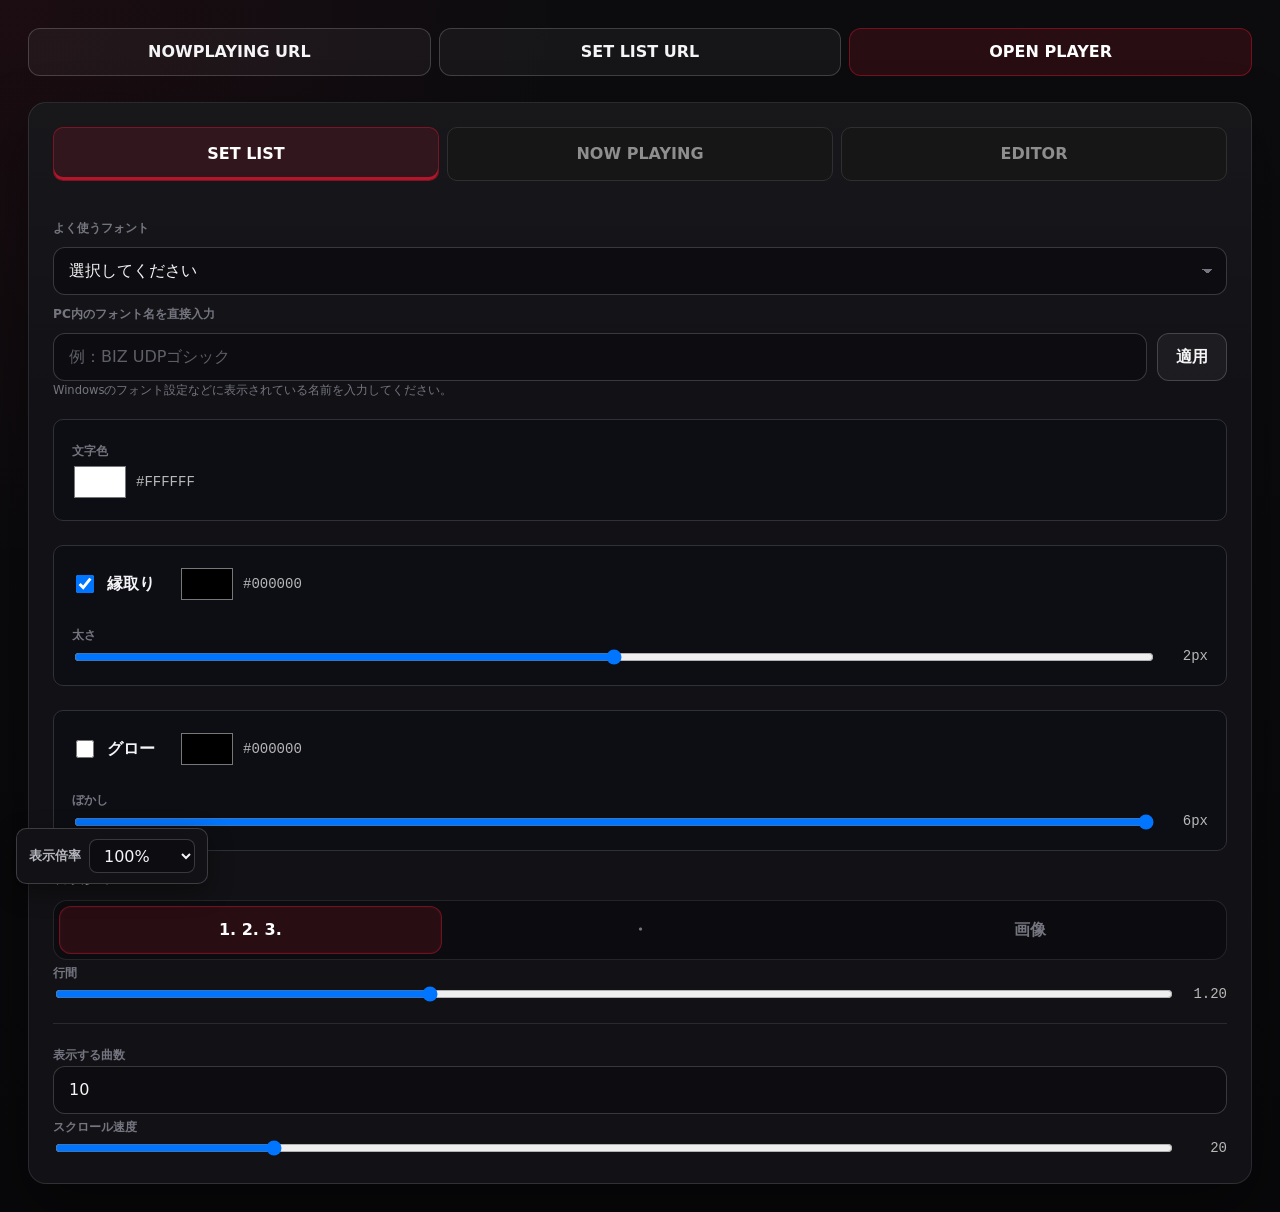
<file: index.html>
<!DOCTYPE html>
<html lang="ja">
<head>
  <meta charset="UTF-8" />
  <meta
    name="viewport"
    content="width=device-width, initial-scale=1.0"
  />

  <title>SET LIST TOOL</title>

  <link
    rel="stylesheet"
    href="./style.css?v=2"
  />

  <script
    src="./script.js?v=7"
    defer
  ></script>
</head>

<body>
  <main class="app">
    <header class="appHeader">

<div class="pageLinks settingsTabs">

  <button
    id="copyNowPlayingUrlButton"
    class="secondaryButton"
    type="button"
  >
    NOWPLAYING URL
  </button>

  <button
    id="copySetlistUrlButton"
    class="secondaryButton"
    type="button"
  >
    SET LIST URL
  </button>

<a
  id="playerPageLink"
  class="obsPageLink primaryButton"
    href="#"
    target="_blank"
    rel="noopener noreferrer"
  >
    OPEN PLAYER
  </a>

</div>

    </header>

    <section
      class="controlPanel controlPanelSingle"
      aria-labelledby="controlPanelTitle"
    >
    <!-- プレビュー -->

<div class="settingsTabs">

  <button
    id="setlistTabButton"
    class="settingsTab isActive"
    type="button"
  >
    SET LIST
  </button>

  <button
    id="nowPlayingTabButton"
    class="settingsTab"
    type="button"
  >
  NOW PLAYING
  </button>

  <button
  id="editorTabButton"
  class="settingsTab"
  type="button"
>
  EDITOR
</button>

</div>

  <div class="pageZoomControl">
    <label for="pageZoomSelect">
      表示倍率
    </label>

<select id="pageZoomSelect">
  <option value="0.1">10%</option>
  <option value="0.2">20%</option>
  <option value="0.3">30%</option>
  <option value="0.4">40%</option>
  <option value="0.5">50%</option>
  <option value="0.6">60%</option>
  <option value="0.7">70%</option>
  <option value="0.8">80%</option>
  <option value="0.9">90%</option>
  <option value="1" selected>100%</option>
</select>
  </div>

<div
  id="nowPlayingTab"
  class="settingsTabPanel"
  hidden
>

      <!-- Now Playing フォント -->


      
      <section
        class="controlGroup"
        aria-labelledby="nowPlayingFontTitle"
      >
        <div class="fontControls">
          <label
            class="fieldLabel"
            for="nowPlayingFontPreset"
          >
            よく使うフォント
          </label>

          <select
            id="nowPlayingFontPreset"
            class="selectInput"
          >
            <option value="">
              選択してください
            </option>

            <option value="Yu Gothic">
              游ゴシック
            </option>

            <option value="Yu Mincho">
              游明朝
            </option>

            <option value="Meiryo">
              メイリオ
            </option>

            <option value="MS Gothic">
              MS ゴシック
            </option>

            <option value="MS Mincho">
              MS 明朝
            </option>

            <option value="BIZ UDPGothic">
              BIZ UDPゴシック
            </option>

            <option value="BIZ UDPMincho">
              BIZ UDP明朝
            </option>

            <option value="Noto Sans JP">
              Noto Sans JP
            </option>

            <option value="Noto Serif JP">
              Noto Serif JP
            </option>
          </select>

          <label
            class="fieldLabel"
            for="nowPlayingFontInput"
          >
            PC内のフォント名を直接入力
          </label>

          <div class="fontInputRow">
            <input
              id="nowPlayingFontInput"
              class="textInput"
              type="text"
              placeholder="例：BIZ UDPゴシック"
              autocomplete="off"
              maxlength="100"
            />

            <button
              id="applyNowPlayingFontButton"
              class="secondaryButton"
              type="button"
            >
              適用
            </button>
          </div>
        </div>

        <div class="textDecorationGroup">
  <div class="controlGroupHeader">
    <h4>
      テキスト装飾
    </h4>
  </div>

<div class="decorationCard">
  <label
    class="fieldLabel"
    for="nowPlayingTextColor"
  >
    文字色
  </label>

  <div class="colorInputRow">
    <input
      id="nowPlayingTextColor"
      type="color"
      value="#ffffff"
      aria-label="Now Playingの文字色"
    />

    <span id="nowPlayingTextColorValue">
      #FFFFFF
    </span>
  </div>
</div>

<!-- 縁取りカード -->
<div class="decorationOption decorationCard">
  <div class="strokeHeader">
    <label class="toggleLabel">
      <input
        id="nowPlayingStrokeEnabled"
        type="checkbox"
        checked
      />

      <span>縁取り</span>
    </label>

    <div class="colorInputRow">
      <input
        id="nowPlayingStrokeColor"
        type="color"
        value="#000000"
        aria-label="Now Playingの縁取り色"
      />

      <span id="nowPlayingStrokeColorValue">
        #000000
      </span>
    </div>
  </div>

  <label
    class="fieldLabel"
    for="nowPlayingStrokeWidth"
  >
    太さ
  </label>

  <div class="rangeInputRow">
    <input
      id="nowPlayingStrokeWidth"
      type="range"
      min="0"
      max="4"
      step="0.25"
      value="2"
    />

    <span id="nowPlayingStrokeWidthValue">
      2px
    </span>
  </div>
</div>

<!-- シャドウカード -->
<div class="decorationOption decorationCard">
  <div class="shadowHeader">
    <label class="toggleLabel">
      <input
        id="nowPlayingShadowEnabled"
        type="checkbox"
      />

      <span>グロー</span>
    </label>

    <div class="colorInputRow">
      <input
        id="nowPlayingShadowColor"
        type="color"
        value="#000000"
        aria-label="Now Playingのシャドウ色"
      />

      <span id="nowPlayingShadowColorValue">
        #000000
      </span>
    </div>
  </div>

  <label
    class="fieldLabel"
    for="nowPlayingShadowBlur"
  >
    ぼかし
  </label>

  <div class="rangeInputRow">
    <input
      id="nowPlayingShadowBlur"
      type="range"
      min="0"
      max="6"
      step="0.25"
      value="6"
    />

    <span id="nowPlayingShadowBlurValue">
      6px
    </span>
  </div>
</div>

</div>

<div
  id="nowPlayingMarkerImageControls"
  class="markerImageControls"
>
  <input
    id="nowPlayingMarkerImageInput"
    class="fileInput"
    type="file"
    accept="image/png,image/jpeg,image/webp,image/gif"
    hidden
  />

  <button
    type="button"
    id="nowPlayingMarkerImageButton"
    class="secondaryButton markerImageButton"
  >
    🖼 Now Playingアイコンを選択
  </button>

  <p
    id="nowPlayingMarkerImageName"
    class="fieldHint"
  >
    未選択（PNG・JPEG・WebP・GIF対応）
  </p>
  
<button
  type="button"
  id="clearNowPlayingMarkerImageButton"
  class="secondaryButton"
>
  🗑 アイコンを削除
</button>
  
</div>

      </section>

      </div>

      <div
  id="setlistTab"
  class="settingsTabPanel"
>

      <!-- セットリスト フォント -->
<section
  class="controlGroup noBorder"
  aria-labelledby="setlistFontTitle"
>
        <div class="fontControls">
          <label
            class="fieldLabel"
            for="setlistFontPreset"
          >
            よく使うフォント
          </label>

          <select
            id="setlistFontPreset"
            class="selectInput"
          >
            <option value="">
              選択してください
            </option>

            <option value="Yu Gothic">
              游ゴシック
            </option>

            <option value="Yu Mincho">
              游明朝
            </option>

            <option value="Meiryo">
              メイリオ
            </option>

            <option value="MS Gothic">
              MS ゴシック
            </option>

            <option value="MS Mincho">
              MS 明朝
            </option>

            <option value="BIZ UDPGothic">
              BIZ UDPゴシック
            </option>

            <option value="BIZ UDPMincho">
              BIZ UDP明朝
            </option>

            <option value="Noto Sans JP">
              Noto Sans JP
            </option>

            <option value="Noto Serif JP">
              Noto Serif JP
            </option>
          </select>

          <label
            class="fieldLabel"
            for="setlistFontInput"
          >
            PC内のフォント名を直接入力
          </label>

          <div class="fontInputRow">
            <input
              id="setlistFontInput"
              class="textInput"
              type="text"
              placeholder="例：BIZ UDPゴシック"
              autocomplete="off"
              maxlength="100"
            />

            <button
              id="applySetlistFontButton"
              class="secondaryButton"
              type="button"
            >
              適用
            </button>
          </div>
        </div>

        <p class="helpText">
          Windowsのフォント設定などに表示されている名前を入力してください。
        </p>
      </section>

<!-- 文字色カード -->
<div class="decorationCard">
  <label
    class="fieldLabel"
    for="setlistTextColor"
  >
    文字色
  </label>

  <div class="colorInputRow">
    <input
      id="setlistTextColor"
      type="color"
      value="#ffffff"
      aria-label="セットリストの文字色"
    />

    <span id="setlistTextColorValue">
      #FFFFFF
    </span>
  </div>
</div>

<!-- 縁取りカード -->
<div class="decorationOption decorationCard">
  <div class="strokeHeader">
    <label class="toggleLabel">
      <input
        id="setlistStrokeEnabled"
        type="checkbox"
        checked
      />

      <span>縁取り</span>
    </label>

    <div class="colorInputRow">
      <input
        id="setlistStrokeColor"
        type="color"
        value="#000000"
        aria-label="セットリストの縁取り色"
      />

      <span id="setlistStrokeColorValue">
        #000000
      </span>
    </div>
  </div>

  <label
    class="fieldLabel"
    for="setlistStrokeWidth"
  >
    太さ
  </label>

  <div class="rangeInputRow">
    <input
      id="setlistStrokeWidth"
      type="range"
      min="0"
      max="4"
      step="0.25"
      value="2"
    />

    <span id="setlistStrokeWidthValue">
      2px
    </span>
  </div>
</div>

<!-- シャドウカード -->
<div class="decorationOption decorationCard">
  <div class="shadowHeader">
    <label class="toggleLabel">
      <input
        id="setlistShadowEnabled"
        type="checkbox"
      />

      <span>グロー</span>
    </label>

    <div class="colorInputRow">
      <input
        id="setlistShadowColor"
        type="color"
        value="#000000"
        aria-label="セットリストのシャドウ色"
      />

      <span id="setlistShadowColorValue">
        #000000
      </span>
    </div>
  </div>

  <label
    class="fieldLabel"
    for="setlistShadowBlur"
  >
    ぼかし
  </label>

  <div class="rangeInputRow">
    <input
      id="setlistShadowBlur"
      type="range"
      min="0"
      max="6"
      step="0.25"
      value="6"
    />

    <span id="setlistShadowBlurValue">
      6px
    </span>
  </div>
</div>

      <!-- 表示形式 -->

      <section
        class="controlGroup"
        aria-labelledby="listStyleTitle"
      >
        <div class="controlGroupHeader">
          <h3 id="listStyleTitle">
            表示形式
          </h3>
        </div>

        <div
          class="segmentedControl"
          role="radiogroup"
          aria-label="セットリストの表示形式"
        >
          <button
            id="numberStyleButton"
            class="segmentButton isActive"
            type="button"
            role="radio"
            aria-checked="true"
            data-list-style="number"
          >
            1. 2. 3.
          </button>

          <button
            id="bulletStyleButton"
            class="segmentButton"
            type="button"
            role="radio"
            aria-checked="false"
            data-list-style="bullet"
          >
            ・
          </button>

          <button
  id="imageStyleButton"
  class="segmentButton"
  type="button"
  role="radio"
  aria-checked="false"
  data-list-style="image"
>
  画像
</button>
        </div>
        <div
  id="setlistMarkerImageControls"
  class="markerImageControls"
  hidden
>

<input
  id="setlistMarkerImageInput"
  class="fileInput"
  type="file"
  accept="image/png,image/jpeg,image/webp,image/gif"
  hidden
/>

<button
  type="button"
  id="setlistMarkerImageButton"
  class="markerImageButton"
>
  🖼 マーカー画像を選択
</button>

<p
  id="setlistMarkerImageName"
  class="fieldHint"
>
  未選択（PNG・JPEG・WebP・GIF対応）
</p>

<div class="rangeField">
  <div class="rangeFieldHeader">
    <label
      class="fieldLabel"
      for="setlistMarkerImageSize"
    >
      アイコンサイズ
    </label>

<span id="setlistMarkerImageSizeValue">
  100%
</span>
  </div>

<input
  id="setlistMarkerImageSize"
  type="range"
  min="20"
  max="300"
  step="5"
  value="100"
/>
</div>  

</div>

<label
  class="fieldLabel"
  for="setlistLineHeightInput"
>
  行間
</label>

<div class="rangeInputRow">
  <input
    id="setlistLineHeightInput"
    type="range"
    min="0.8"
    max="2.0"
    step="0.05"
    value="1.20"
  />

  <span id="setlistLineHeightValue">
    1.20
  </span>
</div>

      </section>

<!-- スクロール設定 -->

<section
  class="controlGroup"
  aria-labelledby="scrollSettingsTitle"
>
  <label
    class="fieldLabel"
    for="visibleSongsInput"
  >
    表示する曲数
  </label>

  <input
    id="visibleSongsInput"
    class="textInput"
    type="number"
    min="1"
    step="1"
    value="10"
  />

  <label
  class="fieldLabel"
  for="scrollSpeedInput"
>
  スクロール速度
</label>

  <div class="rangeInputRow">
    <input
      id="scrollSpeedInput"
      type="range"
      min="1"
      max="100"
      step="1"
      value="20"
    />

    <span id="scrollSpeedValue">
      20
    </span>
  </div>
</section>

</div>

<div
  id="editorTab"
  class="settingsTabPanel"
  hidden
>

  <section
    class="controlGroup"
    aria-labelledby="editorTitle"
  >

<div class="editorSongControl">
  <input
    id="editorSongInput"
    class="textInput"
    type="text"
    placeholder="曲名を入力"
  />

  <div class="editorSongActions">
    <button
      type="button"
      id="sendNowPlayingButton"
      class="secondaryButton"
    >
      曲名を送信
    </button>

    <button
      type="button"
      id="addCurrentSongButton"
      class="primaryButton"
    >
      セットリストに追加
    </button>
  </div>
</div>

  <textarea
  id="setlistEditor"
  class="textInput"
  rows="16"
  placeholder="1行に1曲ずつ入力します"
></textarea>

<div class="editorFooter">

  <p
    id="editorSongCount"
    class="helpText"
  >
    現在：0曲
  </p>

  <button
    id="updateEditorButton"
    class="primaryButton"
    type="button"
  >
    更新
  </button>

</div>

  </main>

  <!-- 削除確認モーダル -->

  <div
    id="confirmModal"
    class="modal"
    role="dialog"
    aria-modal="true"
    aria-labelledby="confirmModalTitle"
    aria-describedby="confirmModalText"
    hidden
  >
    <button
      class="modalBackdrop"
      type="button"
      aria-label="ダイアログを閉じる"
      data-close-modal
    ></button>

    <div class="modalCard">
      <p class="modalEyebrow">
        CONFIRM
      </p>

      <h2 id="confirmModalTitle">
        セットリストを削除しますか？
      </h2>

      <p id="confirmModalText">
        登録されている曲をすべて削除します。
      </p>

      <div class="modalActions">
        <button
          id="cancelClearButton"
          class="secondaryButton"
          type="button"
          data-close-modal
        >
          キャンセル
        </button>

        <button
          id="confirmClearButton"
          class="dangerButton"
          type="button"
        >
          削除する
        </button>
      </div>
    </div>
  </div>

  <script>
    const pageZoomSelect =
      document.getElementById(
        "pageZoomSelect"
      );

    const appElement =
      document.querySelector(".app");

    const savedPageZoom =
      localStorage.getItem(
        "setlistToolPageZoom"
      ) || "1";

    pageZoomSelect.value =
      savedPageZoom;

    appElement.style.zoom =
      savedPageZoom;

    pageZoomSelect.addEventListener(
      "change",
      () => {
        const selectedZoom =
          pageZoomSelect.value;

        appElement.style.zoom =
          selectedZoom;

        localStorage.setItem(
          "setlistToolPageZoom",
          selectedZoom
        );
      }
    );
  </script>
</body>
</html>
</file>
<file: style.css>
/* =========================================================
   SET LIST TOOL
   style.css
========================================================= */

:root {
  --bg: #0b0b0d;
  --panel: #121216;
  --panel-soft: #17171c;
  --panel-strong: #1d1d23;

  --text: #f5f5f7;
  --text-soft: #b6b6bf;
  --text-dim: #757580;

  --line: rgba(255, 255, 255, 0.1);
  --line-strong: rgba(255, 255, 255, 0.18);

  --accent: #d5162f;
  --accent-hover: #ed1b39;
  --danger: #b7192e;
  --danger-hover: #d21e37;

  --shadow: 0 24px 60px rgba(0, 0, 0, 0.38);
  --radius: 18px;
  --radius-small: 12px;

  --control-height: 48px;
}

/* =========================================================
   RESET
========================================================= */

* {
  box-sizing: border-box;
}

html {
  min-height: 100%;
  background: var(--bg);
}

body {
  min-height: 100vh;
  margin: 0;
  padding: 28px;
  color: var(--text);
  background:
    radial-gradient(circle at top left, rgba(213, 22, 47, 0.08), transparent 32%),
    linear-gradient(180deg, #0c0c0f 0%, #08080a 100%);
  font-family:
    "Yu Gothic",
    "YuGothic",
    "Meiryo",
    system-ui,
    -apple-system,
    BlinkMacSystemFont,
    sans-serif;
  line-height: 1.5;
}

button,
input,
select {
  font: inherit;
}

button,
a,
input,
select {
  -webkit-tap-highlight-color: transparent;
}

button {
  color: inherit;
}

button:not(:disabled),
select,
input[type="checkbox"],
a {
  cursor: pointer;
}

button:disabled {
  cursor: not-allowed;
  opacity: 0.45;
}

a {
  color: inherit;
  text-decoration: none;
}

[hidden] {
  display: none !important;
}

.srOnly {
  position: absolute;
  width: 1px;
  height: 1px;
  padding: 0;
  margin: -1px;
  overflow: hidden;
  clip: rect(0, 0, 0, 0);
  white-space: nowrap;
  border: 0;
}

/* =========================================================
   APP LAYOUT
========================================================= */

.app {
  width: min(1320px, 100%);
  margin: 0 auto;
}

.appHeader {
  display: flex;
  align-items: flex-end;
  justify-content: space-between;
  gap: 24px;
  margin-bottom: 6px;
}

.eyebrow,
.sectionNumber,
.modalEyebrow {
  margin: 0 0 5px;
  color: var(--accent);
  font-size: 0.72rem;
  font-weight: 800;
  letter-spacing: 0.18em;
}

.appHeader h1 {
  margin: 0;
  font-size: clamp(2rem, 4vw, 3.9rem);
  line-height: 0.95;
  letter-spacing: 0.08em;
  font-weight: 900;
}

.obsPageLink {
  display: inline-flex;
  align-items: center;
  justify-content: center;
  min-height: var(--control-height);
  padding: 0 20px;
  border: 1px solid var(--line-strong);
  border-radius: 999px;
  background: rgba(255, 255, 255, 0.035);
  color: var(--text);
  font-weight: 700;
  transition:
    border-color 0.18s ease,
    background 0.18s ease,
    transform 0.18s ease;
}

.obsPageLink:hover {
  border-color: rgba(255, 255, 255, 0.32);
  background: rgba(255, 255, 255, 0.07);
  transform: translateY(-1px);
}

.pageLayout {
  display: grid;
  grid-template-columns: minmax(360px, 0.9fr) minmax(420px, 1.1fr);
  gap: 22px;
  align-items: stretch;
}

.controlPanel,
.previewPanel {
  min-width: 0;
  border: 1px solid var(--line);
  border-radius: var(--radius);
  background:
    linear-gradient(180deg, rgba(255, 255, 255, 0.025), transparent 28%),
    var(--panel);
  box-shadow: var(--shadow);
  overflow: hidden;
}

.controlPanel {
  padding: 24px;
}

.previewPanel {
  display: flex;
  flex-direction: column;
  padding: 24px;
}

/* =========================================================
   HEADERS
========================================================= */

.sectionHeader {
  display: flex;
  align-items: flex-end;
  justify-content: space-between;
  gap: 18px;
  min-height: 54px;
  padding-bottom: 17px;
  margin-bottom: 20px;
  border-bottom: 1px solid var(--line);
}

.sectionHeader h2 {
  margin: 0;
  font-size: 1rem;
  letter-spacing: 0.14em;
  font-weight: 800;
}

.songCount {
  color: var(--text-dim);
  font-size: 0.76rem;
  font-weight: 800;
  letter-spacing: 0.12em;
}

/* =========================================================
   CONTROL GROUPS
========================================================= */

.controlGroup {
  padding: 18px 0;
  border-bottom: 1px solid var(--line);
}

.controlGroup:last-child {
  padding-bottom: 0;
  border-bottom: 0;
}

.controlGroupHeader {
  margin-bottom: 11px;
}

.controlGroupHeader h3 {
  margin: 0;
  color: var(--text-soft);
  font-size: 0.82rem;
  letter-spacing: 0.07em;
  font-weight: 800;
}

.fontInputRow {
  display: grid;
  grid-template-columns: minmax(0, 1fr) auto;
  gap: 10px;
}

.fontControls {
  display: grid;
  gap: 10px;
}

.fieldLabel {
  color: var(--text-dim);
  font-size: 0.76rem;
  font-weight: 700;
}

.helpText {
  margin: 0;
  color: var(--text-dim);
  font-size: 0.72rem;
  line-height: 1.7;
}

.noBorder {
  border-bottom: none;
}

/* =========================================================
   INPUTS
========================================================= */

.textInput,
.selectInput {
  width: 100%;
  min-height: var(--control-height);
  border: 1px solid var(--line-strong);
  border-radius: var(--radius-small);
  outline: none;
  background: #0d0d11;
  color: var(--text);
  transition:
    border-color 0.18s ease,
    box-shadow 0.18s ease,
    background 0.18s ease;
}

.textInput {
  padding: 0 15px;
}

.selectInput {
  padding: 0 42px 0 15px;
  appearance: none;
  background-image:
    linear-gradient(45deg, transparent 50%, var(--text-dim) 50%),
    linear-gradient(135deg, var(--text-dim) 50%, transparent 50%);
  background-position:
    calc(100% - 19px) 21px,
    calc(100% - 14px) 21px;
  background-size: 5px 5px, 5px 5px;
  background-repeat: no-repeat;
}

.textInput::placeholder {
  color: #5f5f69;
}

.textInput:hover,
.selectInput:hover {
  border-color: rgba(255, 255, 255, 0.28);
}

.textInput:focus,
.selectInput:focus {
  border-color: var(--accent);
  background: #101014;
  box-shadow: 0 0 0 4px rgba(213, 22, 47, 0.13);
}

/* =========================================================
   BUTTONS
========================================================= */

.primaryButton,
.secondaryButton,
.dangerButton,
.segmentButton,
.stepperButton {
  min-height: var(--control-height);
  border-radius: var(--radius-small);
  font-weight: 800;
  transition:
    background 0.18s ease,
    border-color 0.18s ease,
    color 0.18s ease,
    transform 0.18s ease;
}

.primaryButton,
.secondaryButton,
.dangerButton {
  padding: 0 18px;
}

.primaryButton {
  border: 1px solid var(--accent);
  background: var(--accent);
  color: #fff;
}

.primaryButton:hover:not(:disabled) {
  border-color: var(--accent-hover);
  background: var(--accent-hover);
  transform: translateY(-1px);
}

.secondaryButton {
  border: 1px solid var(--line-strong);
  background: rgba(255, 255, 255, 0.045);
  color: var(--text);
}

.markerImageButton:hover:not(:disabled) {
  border-color: rgba(255, 255, 255, 0.32);
  background: rgba(255, 255, 255, 0.085);
  transform: translateY(-1px);
}

.dangerButton {
  border: 1px solid rgba(183, 25, 46, 0.65);
  background: rgba(183, 25, 46, 0.12);
  color: #ff9caa;
}

.dangerButton:hover:not(:disabled) {
  border-color: var(--danger-hover);
  background: var(--danger-hover);
  color: #fff;
  transform: translateY(-1px);
}

/* =========================================================
   SEGMENTED CONTROL
========================================================= */

.segmentedControl {
  display: grid;
  grid-template-columns: repeat(3, 1fr);
  gap: 7px;
  padding: 5px;
  border: 1px solid var(--line);
  border-radius: 14px;
  background: #0c0c10;
}

.segmentButton {
  border: 1px solid transparent;
  background: transparent;
  color: var(--text-dim);
}

.segmentButton:hover {
  color: var(--text);
  background: rgba(255, 255, 255, 0.04);
}

.segmentButton.isActive {
  border-color: rgba(213, 22, 47, 0.45);
  background: rgba(213, 22, 47, 0.14);
  color: #fff;
  box-shadow: inset 0 0 0 1px rgba(255, 255, 255, 0.02);
}

/* =========================================================
   FONT SIZE STEPPER
========================================================= */

.stepper {
  display: grid;
  grid-template-columns: 48px minmax(86px, 1fr) 48px;
  gap: 8px;
}

.stepperButton {
  border: 1px solid var(--line-strong);
  background: rgba(255, 255, 255, 0.045);
  color: var(--text);
  font-size: 1.2rem;
}

.stepperButton:hover:not(:disabled) {
  border-color: rgba(255, 255, 255, 0.32);
  background: rgba(255, 255, 255, 0.085);
}

.stepperValue {
  display: flex;
  align-items: center;
  justify-content: center;
  min-height: var(--control-height);
  border: 1px solid var(--line);
  border-radius: var(--radius-small);
  background: #0c0c10;
  color: var(--text-soft);
  font-weight: 800;
}

/* =========================================================
   SWITCH
========================================================= */

.switchRow {
  position: relative;
  display: grid;
  grid-template-columns: minmax(0, 1fr) auto;
  align-items: center;
  gap: 16px;
}

.switchRow strong {
  display: block;
  margin-bottom: 3px;
  color: var(--text);
  font-size: 0.86rem;
}

.switchRow small {
  display: block;
  color: var(--text-dim);
  font-size: 0.72rem;
}

.switchInput {
  position: absolute;
  opacity: 0;
  pointer-events: none;
}

.switchVisual {
  position: relative;
  width: 50px;
  height: 28px;
  border: 1px solid var(--line-strong);
  border-radius: 999px;
  background: #0c0c10;
  transition:
    background 0.18s ease,
    border-color 0.18s ease;
}

.switchVisual::after {
  content: "";
  position: absolute;
  top: 4px;
  left: 4px;
  width: 18px;
  height: 18px;
  border-radius: 50%;
  background: #777782;
  transition:
    transform 0.18s ease,
    background 0.18s ease;
}

.switchInput:checked + .switchVisual {
  border-color: rgba(213, 22, 47, 0.65);
  background: rgba(213, 22, 47, 0.24);
}

.switchInput:checked + .switchVisual::after {
  transform: translateX(22px);
  background: #fff;
}

.switchInput:focus-visible + .switchVisual {
  outline: 3px solid rgba(213, 22, 47, 0.2);
  outline-offset: 3px;
}

/* =========================================================
   PREVIEW
========================================================= */

.setlistPreview {
  position: relative;
  flex: 1;
  min-height: 560px;
  padding: 32px;
  border: 1px solid var(--line);
  border-radius: 16px;
  overflow: auto;
  background:
    linear-gradient(rgba(255, 255, 255, 0.017) 1px, transparent 1px),
    linear-gradient(90deg, rgba(255, 255, 255, 0.017) 1px, transparent 1px),
    #08080a;
  background-size: 26px 26px;
}

.previewTitle {
  display: table;
  margin: 0 0 26px;
  padding-bottom: 9px;
  border-bottom: 1px solid rgba(255, 255, 255, 0.75);
  color: #fff;
  font-size: 0.88rem;
  letter-spacing: 0.22em;
  font-weight: 800;
}

.setlist {
  display: grid;
  gap: 13px;
  margin: 0;
  padding: 0;
  color: #fff;
  font-size: 32px;
  font-weight: 500;
  line-height: 1.35;
  letter-spacing: 0.02em;
}

.setlistNumber {
  padding-left: 1.65em;
}

.setlistBullet {
  list-style: none;
}

.setlistBullet li {
  position: relative;
  padding-left: 1.15em;
}

.setlistBullet li::before {
  content: "・";
  position: absolute;
  left: 0;
  top: 0;
}

.setlist li {
  white-space: nowrap;
  overflow: hidden;
  text-overflow: ellipsis;
}

.setlistMarker {
  flex-shrink: 0;
}

.setlistTitle {
  flex: 1;
  min-width: 0;
  overflow: hidden;
  white-space: nowrap;
  text-overflow: ellipsis;
}

.emptyMessage {
  display: grid;
  place-items: center;
  min-height: 310px;
  margin: 0;
  color: #575761;
  text-align: center;
  font-size: 0.86rem;
  letter-spacing: 0.04em;
}

.previewActions {
  display: flex;
  justify-content: flex-end;
  gap: 10px;
  margin-top: 14px;
}

/* =========================================================
   MODAL
========================================================= */

.modal {
  position: fixed;
  inset: 0;
  z-index: 1000;
  display: grid;
  place-items: center;
  padding: 20px;
}

.modalBackdrop {
  position: absolute;
  inset: 0;
  width: 100%;
  min-height: 100%;
  border: 0;
  border-radius: 0;
  background: rgba(0, 0, 0, 0.74);
  backdrop-filter: blur(7px);
}

.modalCard {
  position: relative;
  width: min(440px, 100%);
  padding: 28px;
  border: 1px solid var(--line-strong);
  border-radius: 18px;
  background:
    linear-gradient(180deg, rgba(255, 255, 255, 0.035), transparent),
    #131318;
  box-shadow: 0 30px 90px rgba(0, 0, 0, 0.6);
}

.modalCard h2 {
  margin: 0 0 10px;
  font-size: 1.25rem;
}

.modalCard > p:not(.modalEyebrow) {
  margin: 0;
  color: var(--text-soft);
  font-size: 0.88rem;
}

.modalActions {
  display: flex;
  justify-content: flex-end;
  gap: 9px;
  margin-top: 24px;
}

/* =========================================================
   FOCUS
========================================================= */

button:focus-visible,
a:focus-visible {
  outline: 3px solid rgba(213, 22, 47, 0.28);
  outline-offset: 3px;
}

/* =========================================================
   RESPONSIVE
========================================================= */

@media (max-width: 980px) {
  body {
    padding: 20px;
  }

  .pageLayout {
    grid-template-columns: 1fr;
  }

  .setlistPreview {
    min-height: 480px;
  }
}

@media (max-width: 620px) {
  body {
    padding: 14px;
  }

  .appHeader {
    align-items: stretch;
    flex-direction: column;
  }

  .obsPageLink {
    width: 100%;
  }

  .controlPanel,
  .previewPanel {
    padding: 18px;
    border-radius: 15px;
  }

  .songForm,
  .fontInputRow {
    grid-template-columns: 1fr;
  }

  .primaryButton,
  .fontInputRow .secondaryButton {
    width: 100%;
  }

  .setlistPreview {
    min-height: 420px;
    padding: 23px;
  }

  .setlist {
    font-size: 27px;
  }

  .previewActions {
    display: grid;
    grid-template-columns: 1fr 1fr;
  }

  .previewActions button {
    padding: 0 10px;
  }

  .modalActions {
    display: grid;
    grid-template-columns: 1fr 1fr;
  }
}

/* =========================================================
   OBS DISPLAY PAGE SUPPORT
   setlist.html の body に class="obsBody" を付ける想定
========================================================= */

html:has(body.obsBody),
html:has(body.nowPlayingBody) {
  background: transparent !important;
}

html:has(body.obsBody),
html:has(body.nowPlayingBody),
body.obsBody,
body.nowPlayingBody,
body.obsBody .obsSetlist,
body.obsBody .obsList {
  background: transparent !important;
  background-color: transparent !important;
}

body.obsBody {
  min-height: 100vh;
  padding: 0;
  overflow: hidden;
  background: transparent;
}

body.obsBody .obsSetlist {
  width: 100%;
  min-height: 0;
  padding: 30px;
  color: #fff;
  background: transparent;
  overflow: hidden;
}

body.obsBody .obsList {
  display: grid;
  gap: 11px;
  margin: 0;
  padding: 0;
  color: #fff;
  font-size: 32px;
  font-weight: 200;
  line-height: 1.35;
  text-shadow: none;

  will-change: transform;
  transform: translate3d(0, 0, 0);
}

.obsNowPlaying {
  margin-top: 20px;
  display: grid;
  width: 100%;
  justify-content: center;
  text-align: center;

  font-size: 48px;
  font-weight: bold;
  white-space: pre-wrap;
  color: white;
}

body.nowPlayingBody {
  background: transparent;
}
/* Now Playing セットリスト */

body.obsBody .obsList .loopSpacer {
  height: 48px;
  min-height: 48px;
  padding: 0;
  margin: 0;
  list-style: none;
  visibility: hidden;
}

body.obsBody .obsList .loopSpacer::marker {
  content: "";
}

body.obsBody .obsList .loopSpacer::before {
  content: none !important;
}
/* =========================================================
   プレビュー
========================================================= */

.previewPanel {
  margin-bottom: 28px;
}

.previewCard {
  background: #171717;
  border: 1px solid #2c2c2c;
  border-radius: 12px;
  padding: 22px;
}

.previewBlock + .previewBlock {
  margin-top: 22px;
}

.previewLabel {
  margin: 0 0 10px;
  font-size: 13px;
  font-weight: 700;
  color: #9b9b9b;
  text-transform: uppercase;
  letter-spacing: .08em;
}

.previewNowPlaying {
  margin: 0;
  font-size: 40px;
  font-weight: 400;
  color: #ffffff;
}

.previewSetlist {
  margin: 0;
  padding-left: 34px;

  font-size: 32px;
  font-weight: 400;
  color: #ffffff;
}
.previewSetlist.numberStyle {
  list-style-type: decimal;
}

.previewSetlist.bulletStyle {
  list-style-type: none;
  padding-left: 0;
}

.textDecorationGroup {
  margin-top: 24px;
}

.colorInputRow {
  display: flex;
  align-items: center;
  gap: 8px;
  margin: 0;
}

.colorInputRow input[type="color"] {
  width: 56px;
  height: 40px;
  padding: 0;
  border: none;
  border-radius: 8px;
  background: transparent;
  cursor: pointer;
  overflow: hidden;
}

.colorInputRow span {
  font-size: 14px;
  color: #b8b8b8;
  font-family: monospace;
}
.decorationOption {
  margin-top: 24px;
}

.toggleLabel {
  display: flex;
  align-items: center;
  gap: 10px;
  font-weight: 700;
  cursor: pointer;
}

.toggleLabel input {
  width: 18px;
  height: 18px;
  cursor: pointer;
}

.rangeInputRow {
  display: flex;
  align-items: center;
  gap: 12px;
}

.rangeInputRow input[type="range"] {
  flex: 1;
  min-width: 0;
}

.rangeInputRow span {
  min-width: 40px;
  font-size: 14px;
  color: #b8b8b8;
  font-family: monospace;
  text-align: right;
}
.strokeHeader,
.shadowHeader {
  display: flex;
  align-items: center;
  gap: 24px;
  margin-bottom: 18px;
}
.decorationCard {
  padding: 18px;
  border: 1px solid #2f3038;
  border-radius: 10px;
  background: #0d0e13;
}
.layeredText {
    position: relative;
    display: grid;
}

.layeredTextShadow,
.layeredTextStroke,
.layeredTextFill {
  grid-area: 1 / 1;
}

.layeredTextShadow {
  color: transparent;
  z-index: 0;
}

.layeredTextStroke {
  color: transparent;
  z-index: 1;
}

.layeredTextFill {
  position: relative;
  z-index: 2;
}

body.obsBody .obsList > li.layeredText {
  width: 100%;
  min-width: 0;
  overflow: hidden;
}

.setlistTextFill {
  display: flex;
  align-items: center;
  width: 100%;
  min-width: 0;
  padding-left: 30px;
  box-sizing: border-box;
  overflow: hidden;
  white-space: nowrap;
}

.setlistTitle {
    flex: 1;
    min-width: 0;
    overflow: hidden;
    white-space: nowrap;
    text-overflow: ellipsis;
}

.previewSetlist {
  list-style: none;
  padding-left: 0;
}

.previewSetlist > li.layeredText {
  display: inline-grid;
  position: relative;
}

.previewSetlist .layeredTextShadow,
.previewSetlist .layeredTextStroke,
.previewSetlist .layeredTextFill {
  grid-area: 1 / 1;
}

.setlistMarker {
    display: inline-flex;
    align-items: center;
    justify-content: flex-end;

    min-width: 2em;
    margin-right: 0.35em;
    flex-shrink: 0;
}

.previewSetlist,
.previewSetlist.numberStyle,
.previewSetlist.bulletStyle,
.previewSetlist > li {
  list-style: none !important;
  list-style-type: none !important;
}

.previewSetlist > li::marker {
  content: "";
}
/* =========================================================
   設定タブ
========================================================= */

.settingsTabs {
  display: grid;
  grid-template-columns: 1fr 1fr 1fr;
  gap: 8px;
  margin-bottom: 20px;
}

.settingsTab {
  appearance: none;
  border: 1px solid #2f2f2f;
  border-radius: 10px;
  background: #161616;
  color: #8e8e8e;
  padding: 14px 18px;
  font: inherit;
  font-weight: 700;
  cursor: pointer;
  transition:
    background-color 0.2s ease,
    border-color 0.2s ease,
    color 0.2s ease,
    transform 0.2s ease;
}

.settingsTab:hover {
  color: #ffffff;
  border-color: #555555;
}

.settingsTab:active {
  transform: translateY(1px);
}

.settingsTab.isActive {
  background: #262626;
  border-color: #e23b3b;
  color: #ffffff;
  box-shadow:
    inset 0 -3px 0 #e23b3b;
}

.settingsTabPanel[hidden] {
  display: none;
}
/* 選択中タブを暗めの赤に */
.settingsTab.isActive {
  border-color: rgba(213, 22, 47, 0.45);
  background: rgba(213, 22, 47, 0.14);
  color: #ffffff;
  box-shadow: inset 0 -3px 0 rgba(213, 22, 47, 0.8);
}

/* 曲名追加ボタンを暗めの赤に */
.primaryButton {
  background: rgba(213, 22, 47, 0.14);
  border: 1px solid rgba(213, 22, 47, 0.45);
  color: #ffffff;
}

.primaryButton:hover {
  background: rgba(213, 22, 47, 0.22);
  border-color: rgba(213, 22, 47, 0.7);
}
/* =========================================================
   NOW PLAYING 横スクロール
========================================================= */

.nowPlayingViewport {
  width: 100%;
  max-width: 100vw;
  margin-inline: auto;

  min-height: 140px;

  overflow: hidden;
  position: relative;

  display: flex;
  justify-content: flex-start;
  align-items: center;
}

.nowPlayingViewport .obsNowPlaying {
  padding-top: 30px;
  padding-bottom: 30px;

  display: inline-grid;
  width: max-content;
  min-width: max-content;

  justify-content: flex-start;
  text-align: left;

  white-space: nowrap;
}

.nowPlayingViewport .layeredTextShadow,
.nowPlayingViewport .layeredTextStroke,
.nowPlayingViewport .layeredTextFill {
  grid-area: 1 / 1;
  white-space: nowrap;
}
html,
body.obsBody,
body.nowPlayingBody,
body.nowPlayingBody .obsSetlist,
body.nowPlayingBody .nowPlayingViewport {
  background: transparent !important;
  background-color: transparent !important;
}

body.nowPlayingBody .obsSetlist {
  padding: 0;
}

/* =========================================================
   EDITOR
========================================================= */

#setlistEditor {
  font-size: 25px;
  line-height: 1.5;
}

.editorFooter {
  display: flex;
  justify-content: space-between;
  align-items: center;
  margin-top: 10px;
}

#editorSongCount {
  margin: 0;
  font-size: 25px;
  font-weight: 600;
}

#updateEditorButton {
  min-width: 150px;
  height: 50px;
  font-size: 20px;
  font-weight: 700;
  padding: 0 24px;
  cursor: pointer;
}

.setlistMarkerImage {
  display: block;
  object-fit: contain;
  flex-shrink: 0;
  margin-right: 0.4em;
}

.previewSetlist .layeredTextShadow,
.previewSetlist .layeredTextStroke,
.previewSetlist .layeredTextFill {
  display: inline-flex;
  align-items: center;
}

.markerImageButton {
  margin-top: 10px;

  width: 100%;
  min-height: 44px;
  padding: 11px 16px;

  display: flex;
  align-items: center;
  justify-content: center;
  gap: 8px;

  border: 1px solid #9f1831;
  border-radius: 8px;

  background: linear-gradient(
    180deg,
    #651326 0%,
    #4b0e1c 100%
  );

  color: #fff;

  font: inherit;
  font-size: 14px;
  font-weight: 600;

  cursor: pointer;

  transition:
    background 0.18s,
    border-color 0.18s,
    box-shadow 0.18s,
    transform 0.1s;
}

.markerImageButton:hover {
  background: linear-gradient(
    180deg,
    #78182e 0%,
    #5c1021 100%
  );

  border-color: #c22543;
  box-shadow: 0 0 10px rgba(194, 37, 67, 0.25);
}

.markerImageButton:active {
  transform: translateY(1px);
}

.markerImageButton:focus-visible {
  outline: none;
  box-shadow: 0 0 0 2px rgba(194, 37, 67, 0.45);
}

.fieldHint {
  margin-top: 8px;

  text-align: center;

  color: #9a9aa5;

  font-size: 12px;
  line-height: 1.5;
}

.editorSongControl {
  display: grid;
  grid-template-columns:
    minmax(0, 1fr)
    auto
    auto;
  gap: 10px;
  margin-bottom: 16px;
}

.editorSongActions {
  display: contents;
}

.nowPlayingRow {
  display: flex;
  align-items: center;
  width: 100%;
  padding-left: 30px;
  box-sizing: border-box;

  transition: opacity 0.5s ease;
}

.currentSongMarkerImage {
  width: 72px;
  height: 72px;

  object-fit: contain;
  flex: 0 0 auto;

  position: relative;
  top: 6px;  

  margin-right: 12px;  
}

.nowPlayingViewport {
  flex: 1;
  min-width: 0;
}

.nowPlayingRow.isCentered {
  justify-content: center;
  padding-left: 0;
}

.nowPlayingRow.isCentered .nowPlayingViewport {
  flex: 0 1 auto;
  width: auto;
  margin-inline: 0;
}

.nowPlayingRow.isFadeOut {
  opacity: 0;
}

@keyframes nowPlayingFadeIn {
  from {
    opacity: 0;
  }

  to {
    opacity: 1;
  }
}

.nowPlayingRow.isFadeIn {
  animation: nowPlayingFadeIn 1s ease;
}

.previewNowPlayingRow {
  display: flex;
  align-items: center;
  gap: 12px;

  padding-left: 10px;  
}

.previewNowPlayingMarkerImage {
    width: 44px;
    height: 44px;
  object-fit: contain;
  flex-shrink: 0;
}

.previewSetlist > li.layeredText {
  overflow: visible;
  padding-inline: 8px;
}

.previewSetlist .setlistTitle {
  overflow: visible;
  text-overflow: clip;
}

.pageLinks {
  display: grid;
  grid-template-columns: repeat(3, 1fr);
  gap: 8px;
  width: 100%;
}

.pageLinks > * {
  width: 100%;
  box-sizing: border-box;
  text-align: center;
  justify-content: center;
}

/* =========================================================
   ページ表示倍率
========================================================= */

.pageZoomControl {
  position: fixed;
  left: 16px;
  bottom: 16px;
  z-index: 2000;

  display: flex;
  align-items: center;
  gap: 8px;

  padding: 10px 12px;
  border: 1px solid var(--line-strong);
  border-radius: 10px;

  background: #121216;
  box-shadow: 0 8px 24px rgba(0, 0, 0, 0.4);
}

.pageZoomControl label {
  color: var(--text-soft);
  font-size: 13px;
  font-weight: 700;
}

.pageZoomControl select {
  min-height: 34px;
  padding: 0 28px 0 10px;

  border: 1px solid var(--line-strong);
  border-radius: 8px;

  background: #0d0d11;
  color: var(--text);
  outline: none;
}
</file>
